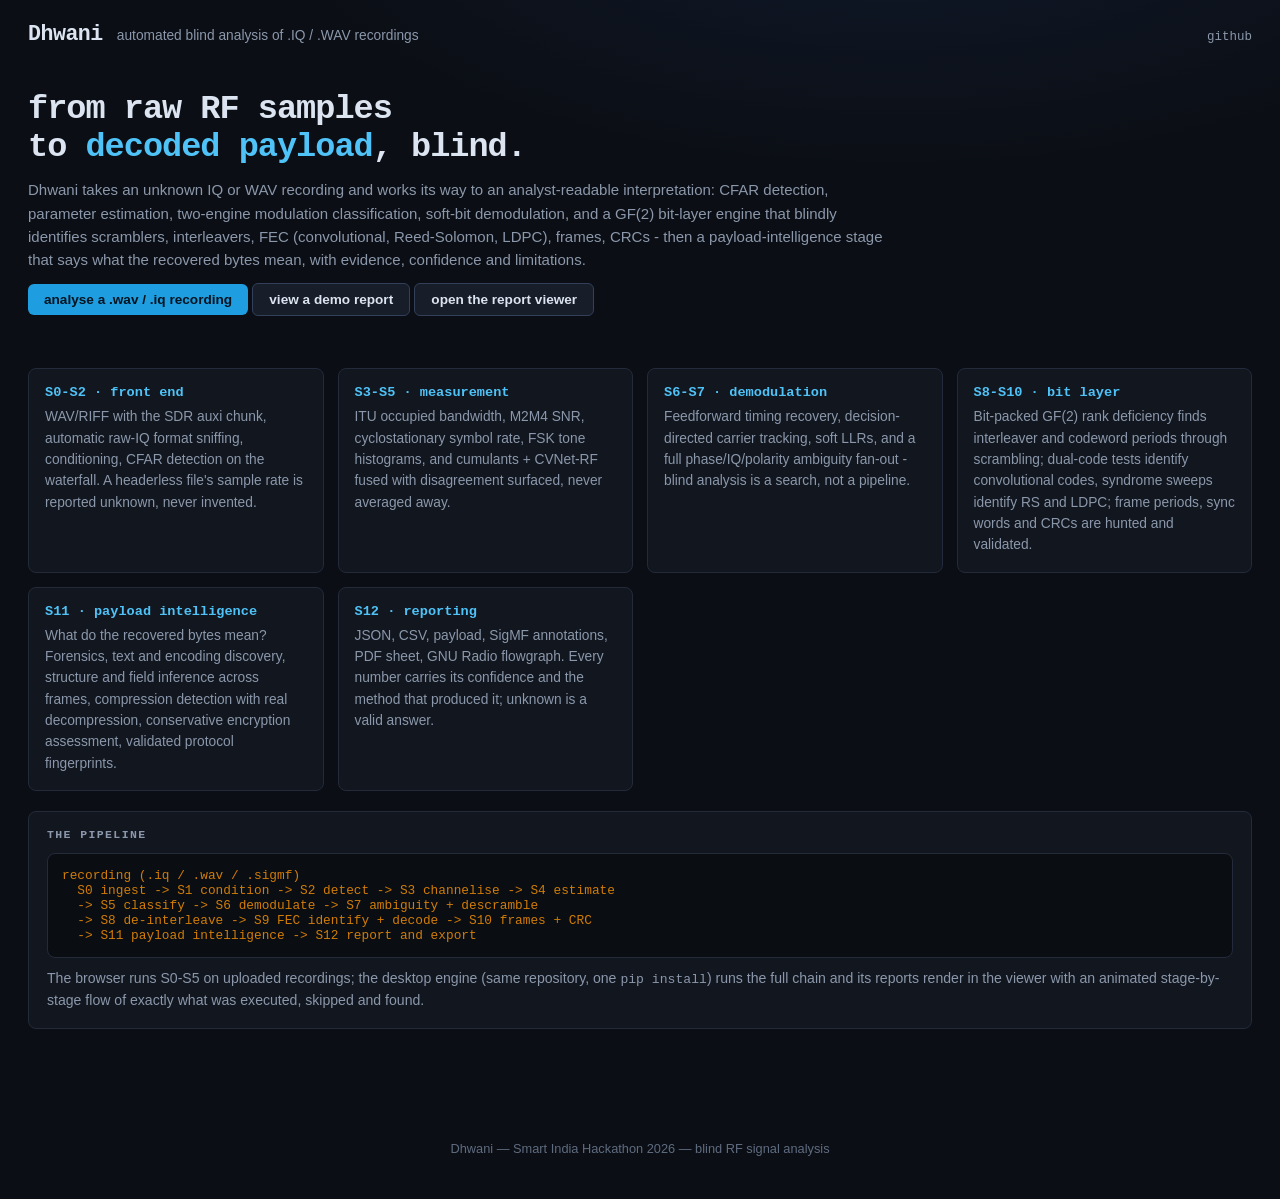
<file: web/index.html>
<!DOCTYPE html>
<html lang="en">
<head>
<meta charset="utf-8">
<meta name="viewport" content="width=device-width, initial-scale=1">
<title>Dhwani - blind SDR signal analysis</title>
<link rel="stylesheet" href="style.css">
</head>
<body>
<header class="app">
  <div class="logo">Dhwani</div>
  <div class="sub">automated blind analysis of .IQ / .WAV recordings</div>
  <div class="right">
    <a href="https://github.com/BhoomiAgrawal12/SignalProcessing">github</a></div>
</header>
<main>
  <section class="hero">
    <h1>from raw RF samples<br>to <b>decoded payload</b>, blind.</h1>
    <p>Dhwani takes an unknown IQ or WAV recording and works its way to
    an analyst-readable interpretation: CFAR detection, parameter
    estimation, two-engine modulation classification, soft-bit
    demodulation, and a GF(2) bit-layer engine that blindly identifies
    scramblers, interleavers, FEC (convolutional, Reed-Solomon, LDPC),
    frames, CRCs - then a payload-intelligence stage that says what the
    recovered bytes mean, with evidence, confidence and limitations.</p>
    <p>
      <a class="btn" href="analyze.html">analyse a .wav / .iq recording</a>
      <a class="btn ghost" href="viewer.html?demo=1">view a demo report</a>
      <a class="btn ghost" href="viewer.html">open the report viewer</a>
    </p>
  </section>

  <div class="grid-cards">
    <div class="gcard"><h3>S0-S2 &middot; front end</h3>
      <p>WAV/RIFF with the SDR auxi chunk, automatic raw-IQ format sniffing,
      conditioning, CFAR detection on the waterfall. A headerless file's
      sample rate is reported unknown, never invented.</p></div>
    <div class="gcard"><h3>S3-S5 &middot; measurement</h3>
      <p>ITU occupied bandwidth, M2M4 SNR, cyclostationary symbol rate, FSK
      tone histograms, and cumulants + CVNet-RF fused with disagreement
      surfaced, never averaged away.</p></div>
    <div class="gcard"><h3>S6-S7 &middot; demodulation</h3>
      <p>Feedforward timing recovery, decision-directed carrier tracking,
      soft LLRs, and a full phase/IQ/polarity ambiguity fan-out - blind
      analysis is a search, not a pipeline.</p></div>
    <div class="gcard"><h3>S8-S10 &middot; bit layer</h3>
      <p>Bit-packed GF(2) rank deficiency finds interleaver and codeword
      periods through scrambling; dual-code tests identify convolutional
      codes, syndrome sweeps identify RS and LDPC; frame periods, sync
      words and CRCs are hunted and validated.</p></div>
    <div class="gcard"><h3>S11 &middot; payload intelligence</h3>
      <p>What do the recovered bytes mean? Forensics, text and encoding
      discovery, structure and field inference across frames, compression
      detection with real decompression, conservative encryption
      assessment, validated protocol fingerprints.</p></div>
    <div class="gcard"><h3>S12 &middot; reporting</h3>
      <p>JSON, CSV, payload, SigMF annotations, PDF sheet, GNU Radio
      flowgraph. Every number carries its confidence and the method that
      produced it; unknown is a valid answer.</p></div>
  </div>

  <div class="panel"><h3>the pipeline</h3>
  <pre class="flow">recording (.iq / .wav / .sigmf)
  S0 ingest -> S1 condition -> S2 detect -> S3 channelise -> S4 estimate
  -> S5 classify -> S6 demodulate -> S7 ambiguity + descramble
  -> S8 de-interleave -> S9 FEC identify + decode -> S10 frames + CRC
  -> S11 payload intelligence -> S12 report and export</pre>
  <p style="color:var(--ink2);font-size:0.88rem;margin-top:10px">
  The browser runs S0-S5 on uploaded recordings; the desktop engine
  (same repository, one <span class="mono">pip install</span>) runs the
  full chain and its reports render in the viewer with an animated
  stage-by-stage flow of exactly what was executed, skipped and found.</p>
  </div>
</main>
<footer>Dhwani &mdash; Smart India Hackathon 2026 &mdash; blind RF
  signal analysis</footer>
</body>
</html>
</file>
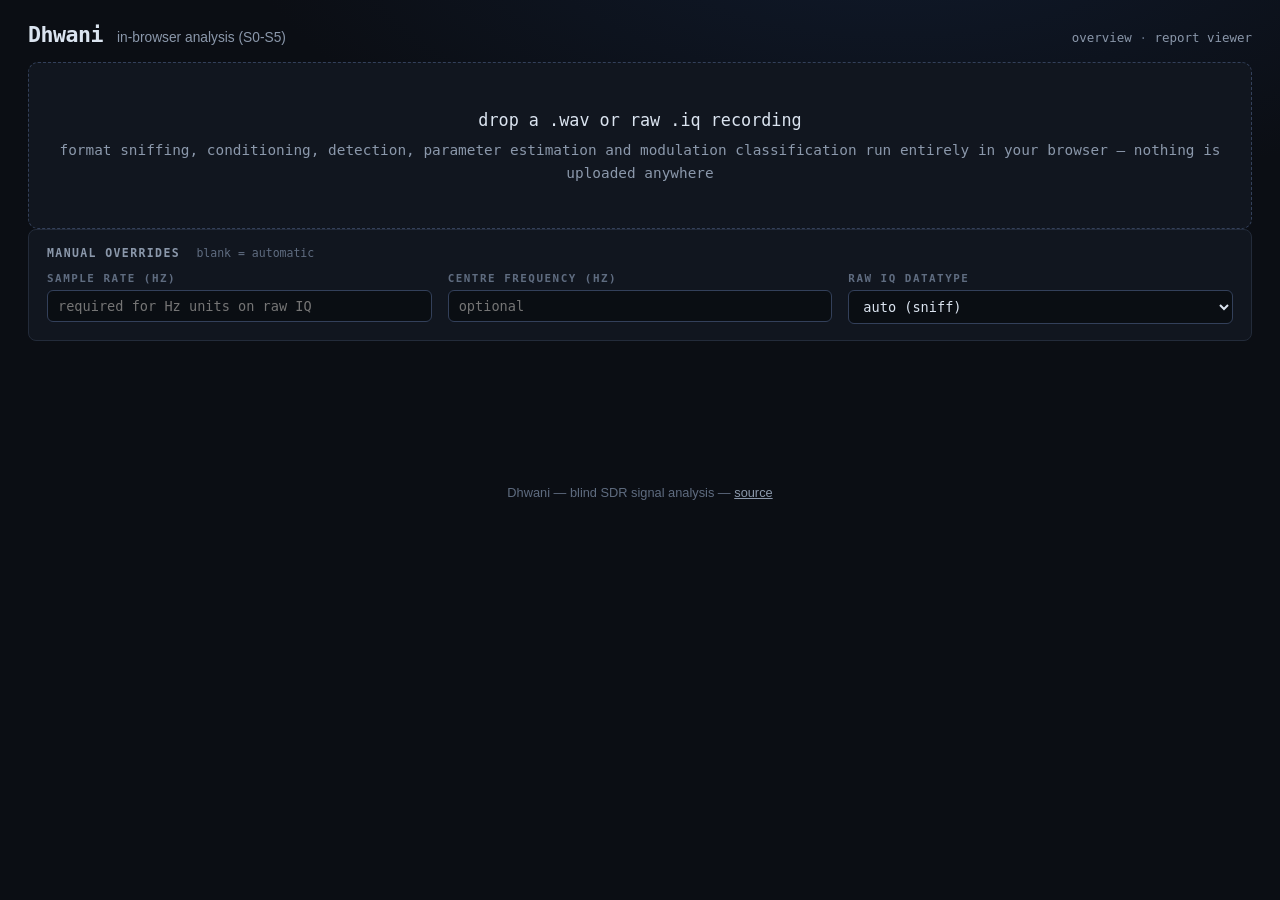
<file: web/analyze.html>
<!DOCTYPE html>
<html lang="en">
<head>
<meta charset="utf-8">
<meta name="viewport" content="width=device-width, initial-scale=1">
<title>Dhwani - analyse a recording</title>
<link rel="stylesheet" href="style.css">
</head>
<body>
<header class="app">
  <div class="logo">Dhwani</div>
  <div class="sub">in-browser analysis (S0-S5)</div>
  <div class="right"><a href="index.html">overview</a> &middot;
    <a href="viewer.html">report viewer</a></div>
</header>
<main>
  <div id="drop" class="drop">
    <div class="big">drop a .wav or raw .iq recording</div>
    format sniffing, conditioning, detection, parameter estimation and
    modulation classification run entirely in your browser &mdash; nothing
    is uploaded anywhere
  </div>
  <div class="panel" id="ov_panel">
    <h3>manual overrides <span class="hint">blank = automatic</span></h3>
    <div class="cols3">
      <div><div class="microlabel" style="margin-bottom:5px">sample rate (Hz)</div>
        <input id="ov_rate" type="number"
               placeholder="required for Hz units on raw IQ"></div>
      <div><div class="microlabel" style="margin-bottom:5px">centre frequency (Hz)</div>
        <input id="ov_cf" type="number" placeholder="optional"></div>
      <div><div class="microlabel" style="margin-bottom:5px">raw IQ datatype</div>
        <select id="ov_dtype">
          <option value="auto">auto (sniff)</option>
          <option>complex64</option><option>float32</option>
          <option>int16</option><option>int16_be</option>
          <option>int8</option><option>uint8</option>
        </select></div>
    </div>
  </div>
  <div class="status-line mono" id="status"></div>

  <div id="results" style="display:none">
    <nav class="tabs" id="tabs">
      <button data-tab="pipeline" class="active">PIPELINE FLOW</button>
      <button data-tab="input">INPUT &amp; FORMAT</button>
      <button data-tab="spectrum">SPECTRUM &amp; SIGNALS</button>
      <button data-tab="params">PARAMETERS</button>
      <button data-tab="modulation">MODULATION</button>
      <button data-tab="next">NEXT STEPS</button>
    </nav>

    <section class="tabpane active" data-pane="pipeline">
      <div class="panel">
        <h3>analysis flow <span class="hint">plays as the recording moves
        through the pipeline; click a stage for its outputs</span></h3>
        <div id="flow"></div>
      </div>
    </section>

    <section class="tabpane" data-pane="input">
      <div class="tiles" id="in_tiles" style="margin-bottom:16px"></div>
      <div class="cols2">
        <div class="panel"><h3>S0 &mdash; recording</h3>
          <table class="kv" id="t_rec"></table></div>
        <div class="panel"><h3>S0 &mdash; format sniffing evidence</h3>
          <table class="kv" id="t_sniff"></table>
          <hr class="rule">
          <h3>S1 &mdash; conditioning</h3>
          <table class="kv" id="t_cond"></table></div>
      </div>
    </section>

    <section class="tabpane" data-pane="spectrum">
      <div class="cols2">
        <div class="panel"><h3>power spectral density</h3>
          <canvas id="psd" class="chart" height="240"></canvas></div>
        <div class="panel"><h3>waterfall</h3>
          <canvas id="wf" class="chart" height="240"></canvas>
          <div class="chart-caption">time runs downward; brightness = power</div></div>
      </div>
      <div class="panel"><h3>detected signals
        <span class="hint">click a row to re-analyse that signal</span></h3>
        <table class="kv" id="t_signals"></table></div>
    </section>

    <section class="tabpane" data-pane="params">
      <div class="tiles" id="p_tiles" style="margin-bottom:16px"></div>
      <div class="panel"><h3>S4 &mdash; estimates for the selected signal</h3>
        <table class="kv" id="t_params"></table></div>
    </section>

    <section class="tabpane" data-pane="modulation">
      <div class="cols2">
        <div class="panel"><h3>S5 &mdash; classification</h3>
          <div id="mod_verdict" style="margin-bottom:12px"></div>
          <table class="kv" id="t_mod"></table></div>
        <div class="panel"><h3>symbol-spaced constellation preview</h3>
          <canvas id="const" class="chart" height="290"></canvas></div>
      </div>
      <div class="panel"><h3>warnings</h3><table class="kv" id="t_warn"></table></div>
    </section>

    <section class="tabpane" data-pane="next">
      <div class="panel"><h3>the bit layer runs on the desktop</h3>
        <p style="color:var(--ink2);margin-bottom:10px">Descrambling, blind
        de-interleaving, blind FEC identification (convolutional,
        Reed-Solomon, LDPC), framing, CRC hunting and S11 payload
        intelligence need the full hypothesis-search engine:</p>
        <pre class="flow">pip install -e ".[all]"     # github.com/BhoomiAgrawal12/SignalProcessing
dhwani analyze your_recording.iq --sample-rate ...
# then drop the exported analysis.json on the report viewer</pre>
        <p style="margin-top:12px">
          <a class="btn" id="dl_json" download="web_analysis.json">download this partial report (JSON)</a>
          <a class="btn ghost" href="viewer.html">open the full-report viewer</a></p>
      </div>
    </section>
  </div>
</main>
<footer>Dhwani &mdash; blind SDR signal analysis &mdash;
  <a href="https://github.com/BhoomiAgrawal12/SignalProcessing">source</a></footer>
<script src="ui.js"></script>
<script src="analyze.js"></script>
<script src="analyze-ui.js"></script>
</body>
</html>
</file>
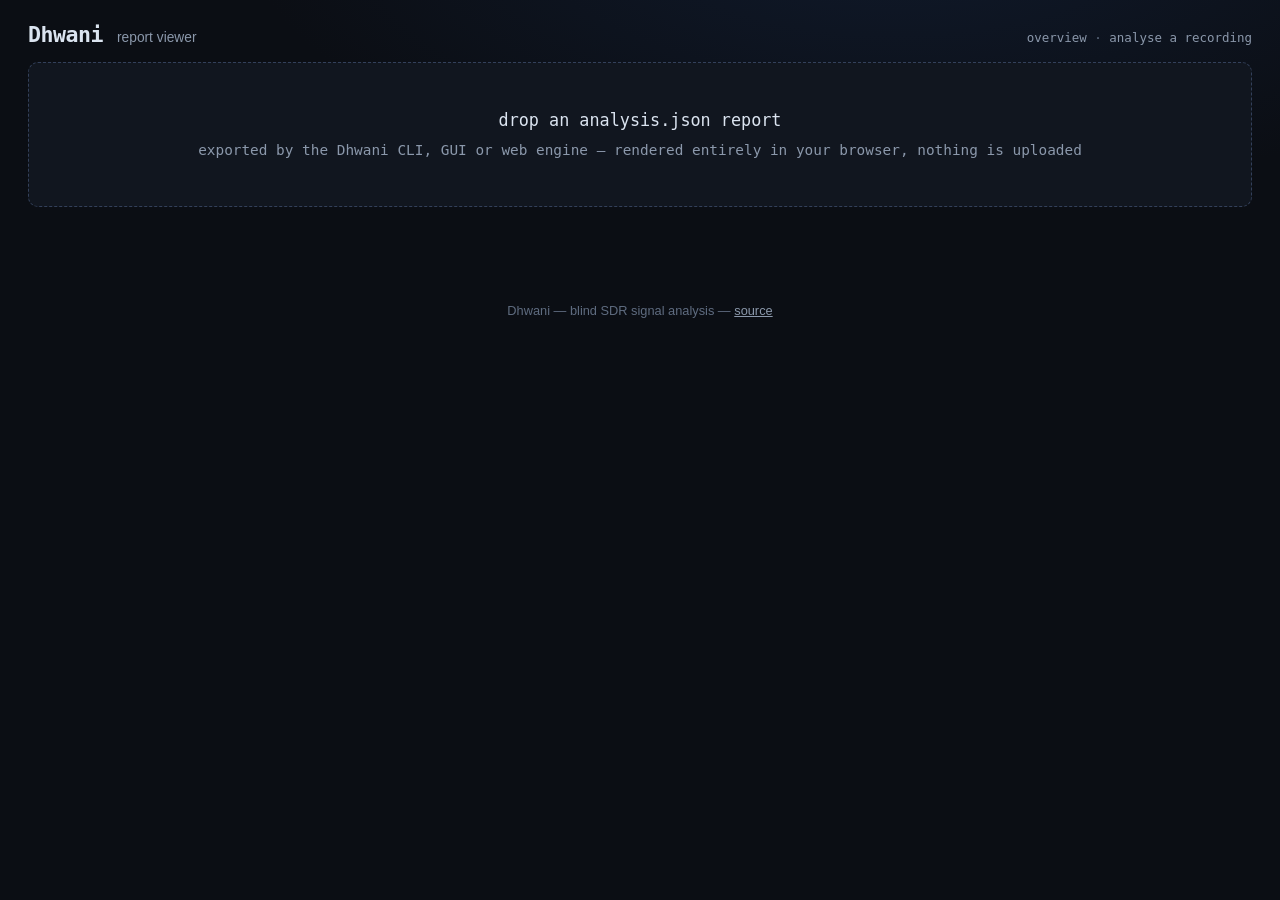
<file: web/viewer.html>
<!DOCTYPE html>
<html lang="en">
<head>
<meta charset="utf-8">
<meta name="viewport" content="width=device-width, initial-scale=1">
<title>Dhwani report viewer</title>
<link rel="stylesheet" href="style.css">
</head>
<body>
<header class="app">
  <div class="logo">Dhwani</div>
  <div class="sub">report viewer</div>
  <div class="right"><a href="index.html">overview</a> &middot;
    <a href="analyze.html">analyse a recording</a></div>
</header>
<main>
  <div id="drop" class="drop">
    <div class="big">drop an analysis.json report</div>
    exported by the Dhwani CLI, GUI or web engine &mdash; rendered
    entirely in your browser, nothing is uploaded
  </div>

  <div id="report" style="display:none">
    <div class="status-line mono" id="repline"></div>
    <nav class="tabs" id="tabs">
      <button data-tab="overview" class="active">OVERVIEW</button>
      <button data-tab="pipeline">PIPELINE FLOW</button>
      <button data-tab="spectrum">SPECTRUM</button>
      <button data-tab="demod">DEMODULATION</button>
      <button data-tab="bitlayer">BIT LAYER</button>
      <button data-tab="frames">FRAMES</button>
      <button data-tab="intel">PAYLOAD INTEL</button>
      <button data-tab="log">LOG &amp; JSON</button>
    </nav>

    <section class="tabpane active" data-pane="overview">
      <div class="tiles" id="ov_tiles"></div>
      <div class="cols2" style="margin-top:16px">
        <div class="panel"><h3>signal identity</h3>
          <table class="kv" id="ov_identity"></table></div>
        <div class="panel"><h3>bit-layer reconstruction</h3>
          <table class="kv" id="ov_bitlayer"></table>
          <div id="ov_warn" style="margin-top:10px"></div></div>
      </div>
    </section>

    <section class="tabpane" data-pane="pipeline">
      <div class="panel">
        <h3>analysis flow <span class="hint">every stage, what it did,
        what was skipped &mdash; click a stage for its outputs</span></h3>
        <div id="flow"></div>
      </div>
    </section>

    <section class="tabpane" data-pane="spectrum">
      <div class="cols2">
        <div class="panel"><h3>power spectral density</h3>
          <canvas id="psd" class="chart" height="240"></canvas></div>
        <div class="panel"><h3>waterfall</h3>
          <canvas id="wf" class="chart" height="240"></canvas>
          <div class="chart-caption">time runs downward; brightness = power</div></div>
      </div>
      <div class="panel"><h3>detected signals</h3>
        <table class="kv" id="signals"></table></div>
    </section>

    <section class="tabpane" data-pane="demod">
      <div class="cols2">
        <div class="panel"><h3>constellation</h3>
          <canvas id="const" class="chart" height="290"></canvas></div>
        <div class="panel"><h3>eye diagram <span class="hint">real part,
          two symbol periods</span></h3>
          <canvas id="eye" class="chart" height="290"></canvas></div>
      </div>
      <div class="cols2">
        <div class="panel"><h3>synchronisation</h3>
          <table class="kv" id="demod_tbl"></table></div>
        <div class="panel"><h3>modulation classification</h3>
          <div id="mod_head" style="margin-bottom:10px"></div>
          <table class="kv" id="mod_tbl"></table></div>
      </div>
    </section>

    <section class="tabpane" data-pane="bitlayer">
      <div class="panel"><h3>GF(2) rank-deficiency profile
        <span class="hint">dips in rank appear at the hidden
        interleaver / codeword period</span></h3>
        <canvas id="rank" class="chart" height="230"></canvas></div>
      <div class="cols2">
        <div class="panel"><h3>verdicts</h3>
          <table class="kv" id="bl_tbl"></table></div>
        <div class="panel"><h3>hypothesis search</h3>
          <table class="kv" id="hyps"></table></div>
      </div>
    </section>

    <section class="tabpane" data-pane="frames">
      <div class="panel"><h3>frame entropy field map
        <span class="hint">0 = sync/constant, 1 = payload/random</span></h3>
        <canvas id="entropy" class="chart" height="170"></canvas></div>
      <div class="panel"><h3>bit-stream autocorrelation
        <span class="hint">fraction of equal bits at each lag; peaks = frame period</span></h3>
        <canvas id="autocorr" class="chart" height="150"></canvas></div>
      <div class="cols2">
        <div class="panel"><h3>frame structure</h3>
          <table class="kv" id="frames_tbl"></table></div>
        <div class="panel"><h3>payload bytes</h3>
          <div id="pl_meta" style="margin-bottom:8px"></div>
          <div class="hexdump" id="hexdump"></div></div>
      </div>
    </section>

    <section class="tabpane" data-pane="intel">
      <div id="intel_root"></div>
    </section>

    <section class="tabpane" data-pane="log">
      <div class="cols2">
        <div class="panel"><h3>warnings</h3><table class="kv" id="warns"></table></div>
        <div class="panel"><h3>stage timings</h3><table class="kv" id="timings"></table></div>
      </div>
      <div class="panel"><h3>raw report</h3>
        <p style="margin-bottom:10px"><a class="btn ghost" id="dl" download="analysis.json">download analysis.json</a></p>
        <div class="hexdump" id="rawjson" style="max-height:420px;white-space:pre-wrap"></div>
      </div>
    </section>
  </div>
</main>
<footer>Dhwani &mdash; blind SDR signal analysis &mdash;
  <a href="https://github.com/BhoomiAgrawal12/SignalProcessing">source</a></footer>
<script src="ui.js"></script>
<script src="viewer.js"></script>
</body>
</html>
</file>
<file: web/style.css>
/* Dhwani web console
   Design tokens. Data-mark colors are the validated categorical pair
   (series1/series2, checked with the dataviz palette validator against
   the dark surface); status colors are reserved for state and always
   ship with a text label. */
:root {
  --bg: #0b0e14;
  --surface: #0a0e13;
  --panel: #11161f;
  --panel2: #171d29;
  --border: #232b3a;
  --border-strong: #33405a;
  --ink: #dbe4f0;
  --ink2: #8b98ab;
  --ink-muted: #5f6c80;
  --series1: #1e9de0;
  --series2: #d17c07;
  --accent-glow: #4fc3f7;
  --good: #3fb950;
  --warn: #d29922;
  --bad: #f85149;
  --mono: "SF Mono", "JetBrains Mono", ui-monospace, Menlo, Consolas, monospace;
  --sans: -apple-system, "Segoe UI", Roboto, "Helvetica Neue", sans-serif;
}
* { box-sizing: border-box; margin: 0; padding: 0; }
html { scrollbar-color: var(--border-strong) var(--bg); }
body {
  background:
    radial-gradient(1100px 500px at 70% -10%, #101a2c 0%, transparent 60%),
    var(--bg);
  color: var(--ink);
  font: 15px/1.55 var(--sans);
  min-height: 100vh;
}

/* ---------- header ---------- */
header.app {
  display: flex; align-items: baseline; gap: 14px; flex-wrap: wrap;
  padding: 22px 28px 0;
  max-width: 1280px; margin: 0 auto;
}
header.app .logo {
  font: 700 1.35rem var(--mono); letter-spacing: -0.5px;
}
header.app .logo b { color: var(--accent-glow); font-weight: 700; }
header.app .sub { color: var(--ink2); font-size: 0.86rem; }
header.app .right { margin-left: auto; font: 0.78rem var(--mono);
  color: var(--ink-muted); }
header.app a { color: var(--ink2); text-decoration: none; }
header.app a:hover { color: var(--accent-glow); }

main { max-width: 1280px; margin: 0 auto; padding: 14px 28px 60px; }

/* ---------- micro labels / rules ---------- */
.microlabel {
  font: 600 0.68rem var(--mono); letter-spacing: 0.14em;
  text-transform: uppercase; color: var(--ink-muted);
}
.rule { border: 0; border-top: 1px solid var(--border); margin: 18px 0; }

/* ---------- tabs ---------- */
nav.tabs {
  display: flex; gap: 2px; flex-wrap: wrap;
  border-bottom: 1px solid var(--border);
  margin: 18px 0 20px; position: sticky; top: 0;
  background: var(--bg); z-index: 30; padding-top: 6px;
}
nav.tabs button {
  appearance: none; background: none; border: none; cursor: pointer;
  color: var(--ink2); font: 600 0.8rem var(--mono);
  letter-spacing: 0.04em; padding: 9px 14px 11px;
  border-bottom: 2px solid transparent; margin-bottom: -1px;
  transition: color 120ms;
}
nav.tabs button:hover { color: var(--ink); }
nav.tabs button.active {
  color: var(--accent-glow); border-bottom-color: var(--accent-glow);
}
nav.tabs button:disabled { opacity: 0.35; cursor: default; }
nav.tabs button .cnt {
  background: var(--panel2); border-radius: 8px; padding: 1px 6px;
  margin-left: 6px; font-size: 0.68rem; color: var(--ink2);
}
.tabpane { display: none; }
.tabpane.active { display: block; animation: fadein 160ms ease-out; }
@keyframes fadein { from { opacity: 0; transform: translateY(3px); }
                    to { opacity: 1; transform: none; } }

/* ---------- panels & grid ---------- */
.panel {
  background: var(--panel); border: 1px solid var(--border);
  border-radius: 8px; padding: 16px 18px; margin-bottom: 16px;
  position: relative;
}
.panel > h3 {
  font: 600 0.72rem var(--mono); letter-spacing: 0.12em;
  text-transform: uppercase; color: var(--ink2); margin-bottom: 12px;
}
.panel > h3 .hint { text-transform: none; letter-spacing: 0;
  color: var(--ink-muted); font-weight: 400; margin-left: 8px; }
.cols2 { display: grid; grid-template-columns: 1fr 1fr; gap: 16px; }
.cols3 { display: grid; grid-template-columns: repeat(3, 1fr); gap: 16px; }
@media (max-width: 900px) { .cols2, .cols3 { grid-template-columns: 1fr; } }

/* ---------- stat tiles ---------- */
.tiles { display: grid; gap: 12px;
  grid-template-columns: repeat(auto-fit, minmax(170px, 1fr)); }
.tile {
  background: var(--panel); border: 1px solid var(--border);
  border-radius: 8px; padding: 12px 14px;
  border-left: 3px solid var(--border-strong);
}
.tile.accent { border-left-color: var(--series1); }
.tile .k { font: 600 0.66rem var(--mono); letter-spacing: 0.12em;
  text-transform: uppercase; color: var(--ink-muted); margin-bottom: 4px; }
.tile .v { font: 600 1.25rem var(--mono); color: var(--ink);
  word-break: break-word; }
.tile .v small { font-size: 0.75rem; color: var(--ink2); font-weight: 400; }
.tile .s { font-size: 0.75rem; color: var(--ink2); margin-top: 3px; }

/* ---------- badges (status: always icon/word + color) ---------- */
.badge {
  display: inline-flex; align-items: center; gap: 5px;
  border-radius: 4px; padding: 2px 8px; font: 700 0.7rem var(--mono);
  letter-spacing: 0.05em; vertical-align: middle;
}
.badge.good { background: rgba(63,185,80,0.12); color: var(--good);
  border: 1px solid rgba(63,185,80,0.4); }
.badge.warn { background: rgba(210,153,34,0.12); color: var(--warn);
  border: 1px solid rgba(210,153,34,0.4); }
.badge.bad { background: rgba(248,81,73,0.12); color: var(--bad);
  border: 1px solid rgba(248,81,73,0.4); }
.badge.dim { background: var(--panel2); color: var(--ink2);
  border: 1px solid var(--border); }
.badge.info { background: rgba(30,157,224,0.12); color: var(--accent-glow);
  border: 1px solid rgba(30,157,224,0.4); }

/* ---------- confidence meter ---------- */
.meter { display: inline-flex; align-items: center; gap: 8px; }
.meter .bar { width: 90px; height: 5px; border-radius: 3px;
  background: var(--panel2); overflow: hidden; }
.meter .bar i { display: block; height: 100%; border-radius: 3px;
  background: var(--series1); }
.meter .num { font: 600 0.75rem var(--mono); color: var(--ink2); }

/* ---------- tables ---------- */
table.kv { width: 100%; border-collapse: collapse; font-size: 0.86rem; }
table.kv th {
  font: 600 0.66rem var(--mono); letter-spacing: 0.1em;
  text-transform: uppercase; color: var(--ink-muted);
  text-align: left; padding: 6px 10px; border-bottom: 1px solid var(--border-strong);
}
table.kv td { padding: 6px 10px; border-bottom: 1px solid var(--border);
  vertical-align: top; color: var(--ink); }
table.kv td:first-child { color: var(--ink2); white-space: nowrap; }
table.kv tr:hover td { background: rgba(30,157,224,0.04); }
table.kv tr.clickable { cursor: pointer; }
table.kv tr.selected td { background: rgba(30,157,224,0.1); }
table.kv .mono, .mono { font-family: var(--mono); font-size: 0.82rem; }

/* ---------- charts ---------- */
canvas.chart { width: 100%; border-radius: 6px; background: var(--surface);
  border: 1px solid var(--border); display: block; }
.chart-caption { font-size: 0.78rem; color: var(--ink-muted); margin-top: 7px; }

/* ---------- hexdump ---------- */
.hexdump {
  font: 12px/1.6 var(--mono); color: var(--ink2); white-space: pre;
  overflow: auto; max-height: 380px; background: var(--surface);
  border: 1px solid var(--border); border-radius: 6px; padding: 12px;
}
.hexdump .off { color: var(--ink-muted); }
.hexdump .asc { color: var(--series2); }

/* ---------- drop zone ---------- */
.drop {
  border: 1px dashed var(--border-strong); border-radius: 10px;
  padding: 44px 20px; text-align: center; color: var(--ink2);
  cursor: pointer; background: var(--panel);
  transition: border-color 150ms, background 150ms;
  font-family: var(--mono); font-size: 0.9rem;
}
.drop:hover, .drop.hover { border-color: var(--accent-glow);
  color: var(--accent-glow); background: #0e1622; }
.drop .big { font-size: 1.05rem; margin-bottom: 6px; color: var(--ink); }

/* ---------- pipeline flow ---------- */
.flowwrap { position: relative; }
.flow-stage {
  display: grid; grid-template-columns: 30px 64px 1fr auto;
  gap: 0 14px; align-items: start;
  opacity: 0; transform: translateY(6px);
  transition: opacity 260ms ease-out, transform 260ms ease-out;
}
.flow-stage.revealed { opacity: 1; transform: none; }
.flow-stage .node {
  width: 14px; height: 14px; border-radius: 50%; margin: 5px 0 0 8px;
  border: 2px solid var(--border-strong); background: var(--panel);
  position: relative; z-index: 2;
}
.flow-stage.executed .node { border-color: var(--good);
  background: rgba(63,185,80,0.25); }
.flow-stage.ready .node { border-color: var(--series1);
  background: rgba(30,157,224,0.25); }
.flow-stage.skipped .node { border-color: var(--border-strong);
  background: var(--panel); }
.flow-stage.stopped .node { border-color: var(--bad);
  background: rgba(248,81,73,0.25); }
.flow-stage.active .node::after {
  content: ""; position: absolute; inset: -7px; border-radius: 50%;
  border: 2px solid var(--good); opacity: 0.7;
  animation: pulse 900ms ease-out infinite;
}
@keyframes pulse { from { transform: scale(0.6); opacity: 0.8; }
                   to { transform: scale(1.25); opacity: 0; } }
.flow-stage .wire {
  position: absolute; left: 14px; width: 2px; top: 18px; bottom: -14px;
  background: var(--border); z-index: 1;
}
.flow-stage.executed .wire { background: rgba(63,185,80,0.45); }
.flow-stage .sid { font: 700 0.8rem var(--mono); color: var(--ink2);
  padding-top: 3px; }
.flow-stage .body { padding-bottom: 20px; }
.flow-stage .title { font-weight: 600; font-size: 0.92rem; }
.flow-stage .summary { color: var(--ink2); font-size: 0.82rem;
  font-family: var(--mono); margin-top: 3px; word-break: break-word; }
.flow-stage.skipped .title, .flow-stage.skipped .summary { color: var(--ink-muted); }
.flow-stage .meta { text-align: right; padding-top: 3px; white-space: nowrap; }
.flow-stage .time { font: 0.72rem var(--mono); color: var(--ink-muted);
  display: block; margin-top: 4px; }
.flow-stage .body .expand {
  margin-top: 8px; display: none;
}
.flow-stage.open .expand { display: block; }
.flow-stage .body:hover .title { color: var(--accent-glow); cursor: pointer; }
.flow-controls { display: flex; gap: 10px; margin-bottom: 18px;
  align-items: center; }
.flow-controls .spacer { flex: 1; }

/* ---------- buttons & inputs ---------- */
.btn {
  display: inline-block; background: var(--series1); color: #04141f;
  padding: 8px 16px; border-radius: 6px; text-decoration: none;
  font: 600 0.85rem var(--sans); border: none; cursor: pointer;
}
.btn:hover { filter: brightness(1.12); }
.btn.ghost { background: var(--panel2); color: var(--ink);
  border: 1px solid var(--border-strong); }
input[type="number"], input[type="text"], select {
  background: var(--surface); color: var(--ink);
  border: 1px solid var(--border-strong); border-radius: 6px;
  padding: 7px 10px; font: 0.85rem var(--mono); width: 100%;
}
input:focus, select:focus { outline: 1px solid var(--series1); }

/* ---------- findings cards ---------- */
.finding {
  border: 1px solid var(--border); border-left-width: 3px;
  border-radius: 6px; padding: 10px 14px; margin-bottom: 10px;
  background: var(--surface);
}
.finding.VALIDATED { border-left-color: var(--good); }
.finding.LIKELY { border-left-color: var(--series1); }
.finding.POSSIBLE { border-left-color: var(--warn); }
.finding.WEAK { border-left-color: var(--border-strong); }
.finding .head { display: flex; align-items: center; gap: 10px;
  flex-wrap: wrap; }
.finding .verdict { font-weight: 600; }
.finding .cat { font: 0.68rem var(--mono); color: var(--ink-muted);
  text-transform: uppercase; letter-spacing: 0.1em; }
.finding ul { margin: 7px 0 0 18px; color: var(--ink2); font-size: 0.82rem; }
.finding .lim { color: var(--warn); }

/* ---------- field map strip ---------- */
.fieldmap { display: flex; height: 34px; border-radius: 5px; overflow: hidden;
  border: 1px solid var(--border); font: 0.62rem var(--mono); }
.fieldmap div { display: flex; align-items: center; justify-content: center;
  color: #04141f; overflow: hidden; white-space: nowrap; min-width: 3px; }
.fieldmap .constant { background: var(--good); }
.fieldmap .mostly-constant\/flag { background: #7bc98a; }
.fieldmap .counter\/monotonic { background: var(--series1); }
.fieldmap .length-field { background: var(--series2); }
.fieldmap .payload\/variable { background: #3a4658; color: var(--ink2); }
.legend { display: flex; gap: 14px; flex-wrap: wrap; margin-top: 8px;
  font-size: 0.75rem; color: var(--ink2); }
.legend i { display: inline-block; width: 10px; height: 10px;
  border-radius: 2px; margin-right: 5px; vertical-align: -1px; }

/* ---------- landing ---------- */
.hero { padding: 30px 0 20px; max-width: 860px; }
.hero h1 { font: 700 2.1rem var(--mono); letter-spacing: -1px;
  margin-bottom: 12px; }
.hero h1 b { color: var(--accent-glow); }
.hero p { color: var(--ink2); margin-bottom: 12px; }
.grid-cards { display: grid; gap: 14px; margin: 20px 0;
  grid-template-columns: repeat(auto-fit, minmax(290px, 1fr)); }
.gcard { background: var(--panel); border: 1px solid var(--border);
  border-radius: 8px; padding: 16px; }
.gcard h3 { color: var(--accent-glow); font: 600 0.85rem var(--mono);
  margin-bottom: 6px; }
.gcard p { color: var(--ink2); font-size: 0.86rem; }
pre.flow { background: var(--surface); border: 1px solid var(--border);
  border-radius: 8px; padding: 14px; overflow-x: auto;
  color: var(--series2); font: 0.8rem var(--mono); }
footer { text-align: center; color: var(--ink-muted); padding: 34px;
  font-size: 0.8rem; }
footer a { color: var(--ink2); }
.status-line { font: 0.8rem var(--mono); color: var(--ink2);
  padding: 8px 0; min-height: 32px; }
.status-line .cursor { display: inline-block; width: 7px; height: 13px;
  background: var(--accent-glow); vertical-align: -2px;
  animation: blink 1s steps(1) infinite; }
@keyframes blink { 50% { opacity: 0; } }
@media (prefers-reduced-motion: reduce) {
  .flow-stage, .tabpane.active { transition: none; animation: none; }
  .flow-stage { opacity: 1; transform: none; }
  .flow-stage.active .node::after { animation: none; }
}
</file>
